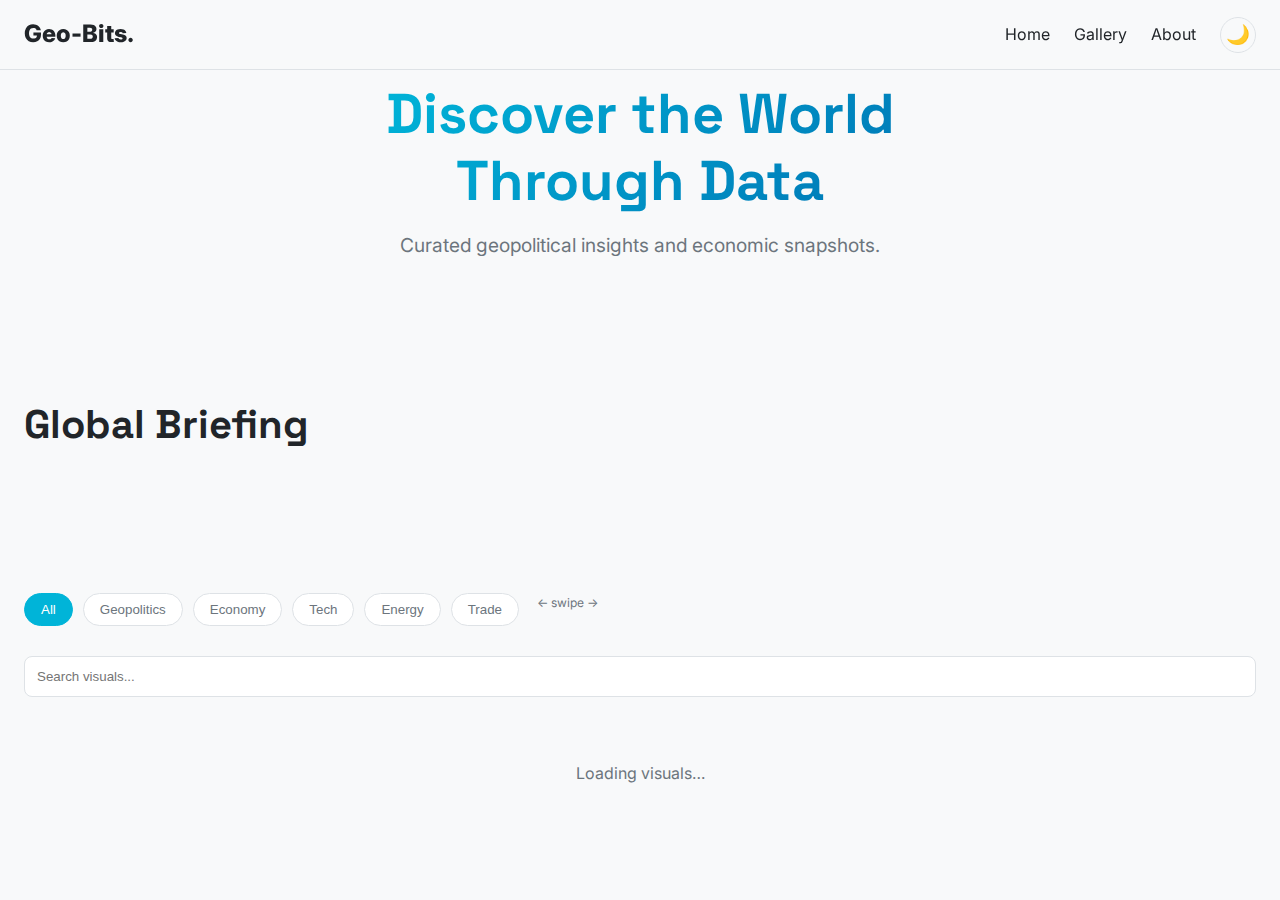
<file: index.html>
<!DOCTYPE html>
<html lang="en">

<head>
    <meta charset="UTF-8">
    <meta name="viewport" content="width=device-width, initial-scale=1.0">
    <title>Geo-Bits</title>
    <script async src="https://www.googletagmanager.com/gtag/js?id=G-XXXXXXXXXX"></script>
    <script>window.dataLayer = window.dataLayer || []; function gtag() { dataLayer.push(arguments); } gtag('js', new Date()); gtag('config', 'G-XXXXXXXXXX');</script>
    <link
        href="https://fonts.googleapis.com/css2?family=Inter:wght@400;500;700&family=Space+Grotesk:wght@700&display=swap"
        rel="stylesheet">
    <link rel="stylesheet" href="style.css">
</head>

<body>

    <nav class="navbar">
        <div class="container nav-container">
            <a href="index.html" class="brand">Geo-Bits.</a>
            <button class="mobile-toggle" aria-label="Menu">☰</button>
            <div class="nav-links">
                <a href="index.html" class="nav-link">Home</a>
                <a href="info-visuals.html" class="nav-link">Gallery</a>
                <a href="about.html" class="nav-link">About</a>
                <button class="theme-btn" aria-label="Toggle Theme">🌙</button>
            </div>
        </div>
    </nav>


    <header class="hero">
        <div style="max-width:800px;">
            <h1 class="text-gradient">Discover the World<br>Through Data</h1>
            <p style="font-size:1.2rem; color:var(--text-muted); margin-top:16px;">Curated geopolitical insights and
                economic snapshots.</p>
        </div>
    </header>

    <main class="container">
        <section class="section">
            <h2>Global Briefing</h2>
            <div id="news-grid" class="grid" style="margin-top:24px;"></div>
        </section>

        <section class="section">
            <div class="filter-bar">
                <button class="filter-btn active" data-filter="All">All</button>
                <button class="filter-btn" data-filter="Geopolitics">Geopolitics</button>
                <button class="filter-btn" data-filter="Economics">Economy</button>
                <button class="filter-btn" data-filter="Tech">Tech</button>
                <button class="filter-btn" data-filter="Energy">Energy</button>
                <button class="filter-btn" data-filter="TRADE">Trade</button>
            </div>
            <input type="text" id="search" placeholder="Search visuals..."
                style="width:100%; padding:12px; margin-bottom:24px; border-radius:8px; border:1px solid var(--border-color); background:var(--bg-surface); color:var(--text-main);">

            <div id="viz-loading" style="text-align:center; padding:40px; color:var(--text-muted);">
                Loading visuals…
            </div>

            <div id="viz-grid" class="grid"></div>

            <!-- NEW: See More Button Container -->
            <div id="see-more-container" style="text-align: center; margin-top: 32px; display: none;">
                <button id="see-more-btn" class="btn btn--outline" style="padding: 10px 20px; cursor: pointer;">See
                    More</button>
            </div>

        </section>
    </main>

    <script type="module" src="js/home.js"></script>
</body>

</html>
</file>
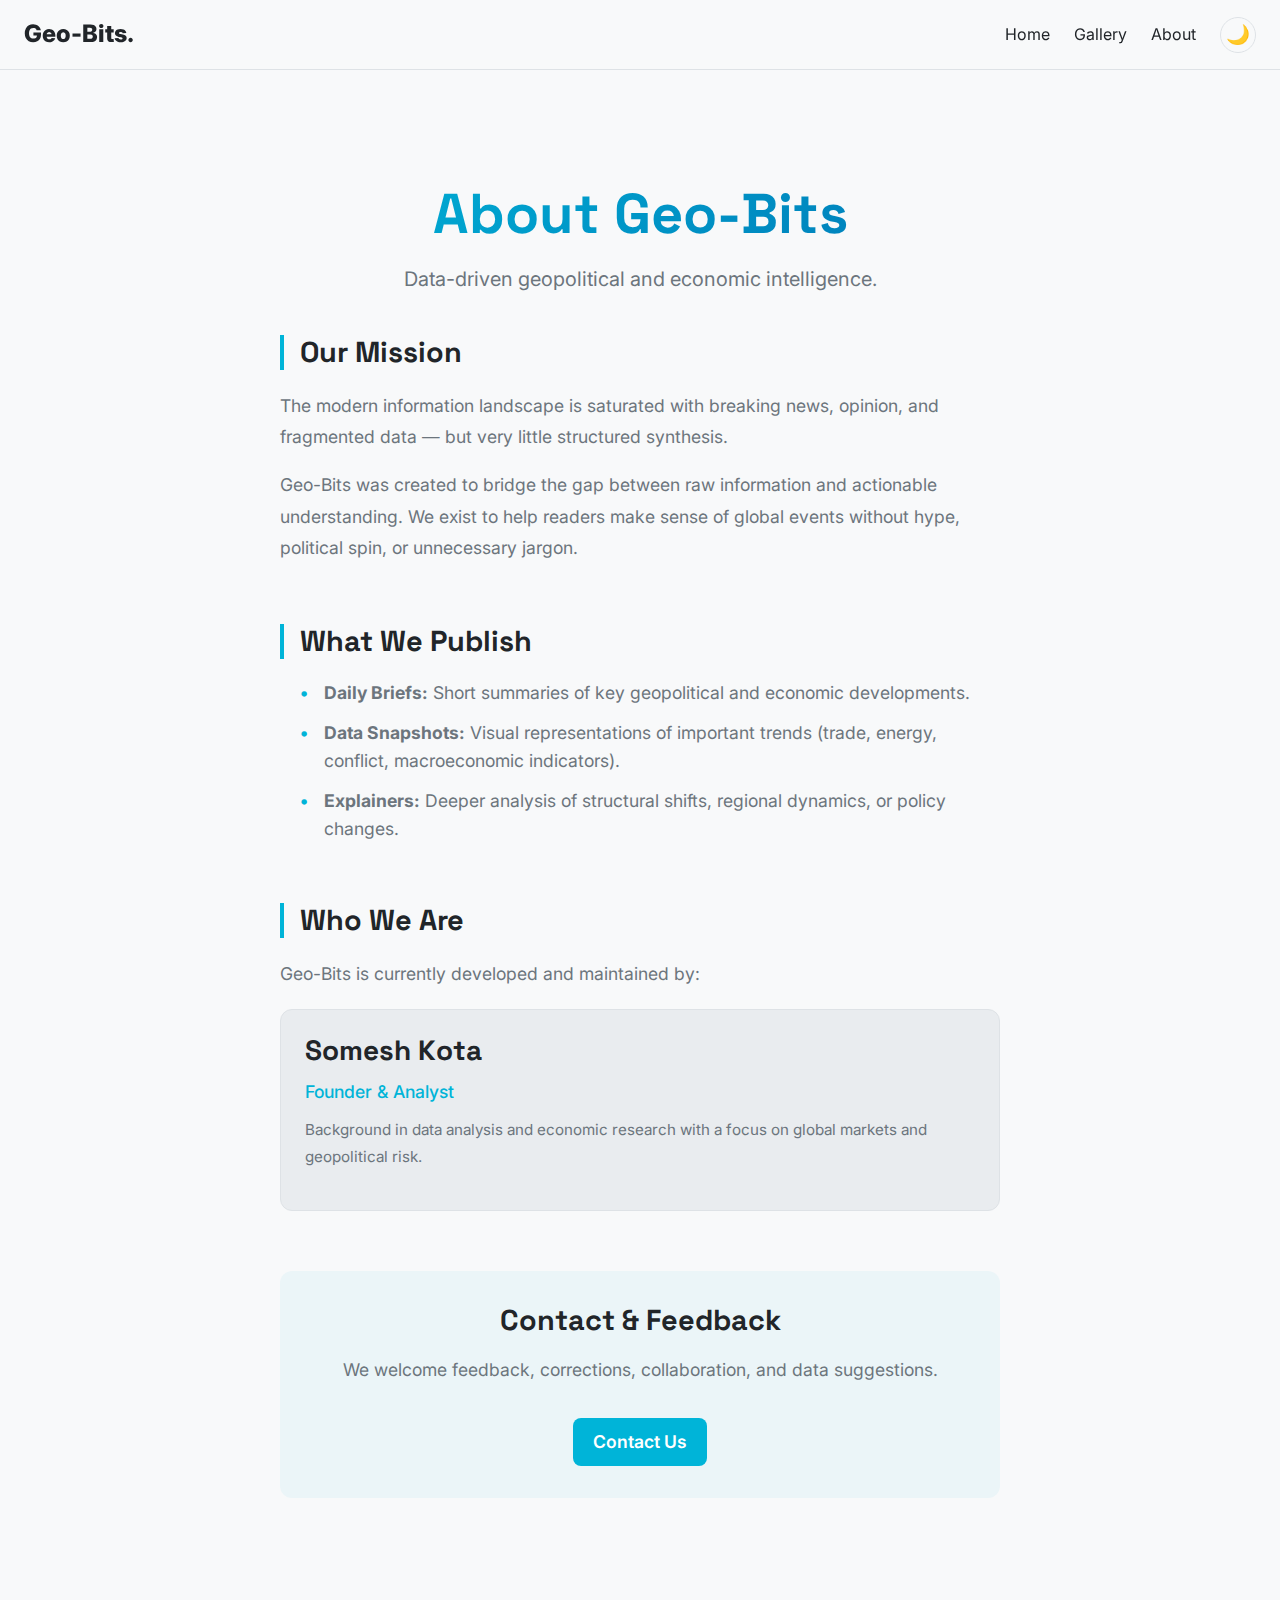
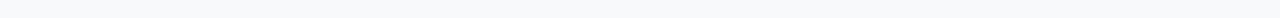
<file: about.html>
<!DOCTYPE html>
<html lang="en">
<head>
    <meta charset="UTF-8">
    <meta name="viewport" content="width=device-width, initial-scale=1.0">
    <title>About | Geo-Bits</title>
    <script async src="https://www.googletagmanager.com/gtag/js?id=G-XXXXXXXXXX"></script>
    <script>window.dataLayer=window.dataLayer||[];function gtag(){dataLayer.push(arguments);}gtag('js',new Date());gtag('config','G-XXXXXXXXXX');</script>
    
    <link href="https://fonts.googleapis.com/css2?family=Inter:wght@400;500;600&family=Space+Grotesk:wght@700&display=swap" rel="stylesheet">
    <link rel="stylesheet" href="style.css">
    <style>
        .about-hero { text-align: center; padding: 80px 20px 40px; max-width: 800px; margin: 0 auto; }
        .about-content { max-width: 720px; margin: 0 auto; font-size: 1.1rem; color: var(--text-main); }
        .about-section { margin-bottom: 60px; }
        .about-section h2 { font-size: 1.8rem; margin-bottom: 20px; color: var(--text-main); border-left: 4px solid var(--color-brand-primary); padding-left: 16px; }
        .about-section p { line-height: 1.8; color: var(--text-muted); margin-bottom: 16px; }
        .about-section ul { list-style: none; padding-left: 20px; }
        .about-section li { margin-bottom: 12px; position: relative; padding-left: 24px; color: var(--text-muted); }
        .about-section li::before { content: "•"; color: var(--color-brand-primary); font-weight: bold; position: absolute; left: 0; }
        
        .team-card { background: var(--bg-surface-2); padding: 24px; border-radius: 12px; border: 1px solid var(--border-color); margin-top: 20px; }
        .contact-box { background: rgba(0,180,216,0.05); padding: 32px; border-radius: 12px; text-align: center; }
    </style>
</head>
<body>
    <nav class="navbar">
        <div class="container nav-container">
            <a href="index.html" class="brand">Geo-Bits.</a>
            <button class="mobile-toggle" aria-label="Menu">☰</button>
            <div class="nav-links">
                <a href="index.html" class="nav-link">Home</a>
                <a href="info-visuals.html" class="nav-link">Gallery</a>
                <a href="about.html" class="nav-link active">About</a>
                <button class="theme-btn" aria-label="Toggle Theme">🌙</button>
            </div>
        </div>
    </nav>

    <main class="container section" style="margin-top:40px;">
        <div class="about-hero">
            <h1 class="text-gradient">About Geo-Bits</h1>
            <p style="font-size:1.25rem; margin-top:16px; color:var(--text-muted);">Data-driven geopolitical and economic intelligence.</p>
        </div>

        <div class="about-content">
            <div class="about-section">
                <h2>Our Mission</h2>
                <p>The modern information landscape is saturated with breaking news, opinion, and fragmented data — but very little structured synthesis.</p>
                <p>Geo-Bits was created to bridge the gap between raw information and actionable understanding. We exist to help readers make sense of global events without hype, political spin, or unnecessary jargon.</p>
            </div>
            
            <div class="about-section">
                <h2>What We Publish</h2>
                <ul>
                    <li><strong>Daily Briefs:</strong> Short summaries of key geopolitical and economic developments.</li>
                    <li><strong>Data Snapshots:</strong> Visual representations of important trends (trade, energy, conflict, macroeconomic indicators).</li>
                    <li><strong>Explainers:</strong> Deeper analysis of structural shifts, regional dynamics, or policy changes.</li>
                </ul>
            </div>

            <div class="about-section">
                <h2>Who We Are</h2>
                <p>Geo-Bits is currently developed and maintained by:</p>
                <div class="team-card">
                    <h3 style="margin-bottom:8px;">Somesh Kota</h3>
                    <p style="margin-bottom:8px; font-weight:500; color:var(--color-brand-primary);">Founder & Analyst</p>
                    <p style="font-size:0.95rem;">Background in data analysis and economic research with a focus on global markets and geopolitical risk.</p>
                </div>
            </div>

            <div class="about-section contact-box">
                <h2 style="border:none; padding:0; margin-bottom:16px;">Contact & Feedback</h2>
                <p>We welcome feedback, corrections, collaboration, and data suggestions.</p>
                <a href="mailto:contact@geobits.com" class="btn btn-primary" style="margin-top:16px;">Contact Us</a>
            </div>
        </div>
    </main>

    <!-- Theme Fix: Inline Init -->
    <script type="module">
        import { Theme } from './js/utils.js';
        document.addEventListener('DOMContentLoaded', () => {
            Theme.init();
        });
    </script>
</body>
</html>
</file>
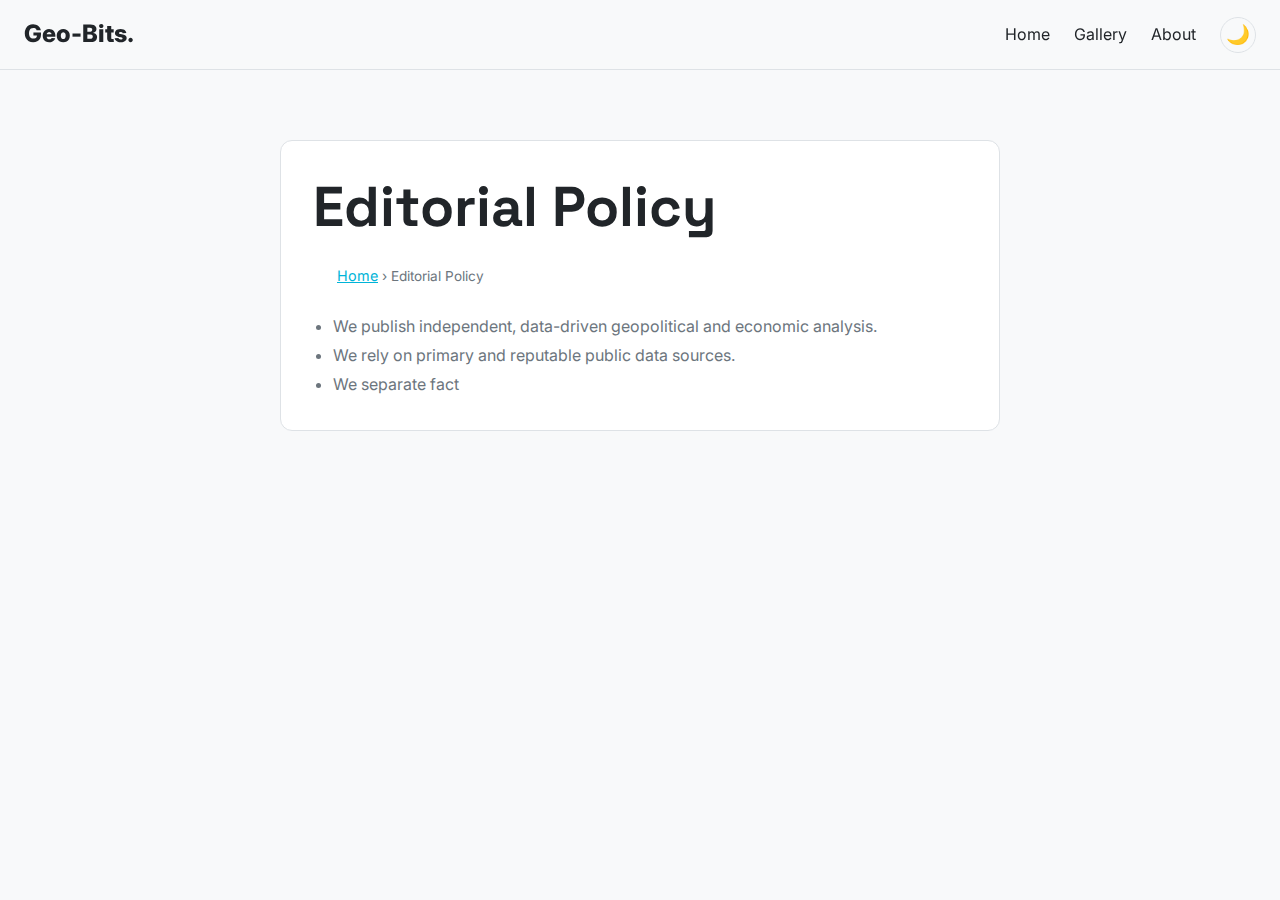
<file: editorial.html>
<!DOCTYPE html>
<html lang="en">

<head>
    <meta charset="UTF-8">
    <meta name="viewport" content="width=device-width, initial-scale=1.0">
    <link
        href="https://fonts.googleapis.com/css2?family=Inter:wght@400;500;700&family=Space+Grotesk:wght@700&display=swap"
        rel="stylesheet">

    <title>Editorial Policy | Geo-Bits</title>
    <meta name="description" content="Editorial standards and publishing principles of Geo-Bits.">
    <link rel="stylesheet" href="style.css">
</head>

<body>

    <nav class="navbar">
        <div class="container nav-container">
            <a href="index.html" class="brand">Geo-Bits.</a>
            <button class="mobile-toggle">☰</button>
            <div class="nav-links">
                <a href="index.html" class="nav-link">Home</a>
                <a href="info-visuals.html" class="nav-link">Gallery</a>
                <a href="about.html" class="nav-link">About</a>
                <button class="theme-btn">🌙</button>
            </div>
        </div>
    </nav>


    <main class="container section" style="margin-top:80px; display:flex; justify-content:center;">
        <div class="card" style="max-width:720px; width:100%; padding:32px;">
            <h1>Editorial Policy</h1>
            <div class="container" style="margin-top:24px;">
                <p style="font-size:0.85rem; color:var(--text-muted); margin-bottom:12px;">
                    <a href="index.html" class="meta-link">Home</a> › Editorial Policy
                </p>
            </div>



            <ul style="margin-top:24px; padding-left:20px; color:var(--text-muted); line-height:1.8;">
                <li>We publish independent, data-driven geopolitical and economic analysis.</li>
                <li>We rely on primary and reputable public data sources.</li>
                <li>We separate fact

                    <script type="module">
                        import { Theme } from './js/utils.js';
                        Theme.init();
                    </script>


</html>
</file>
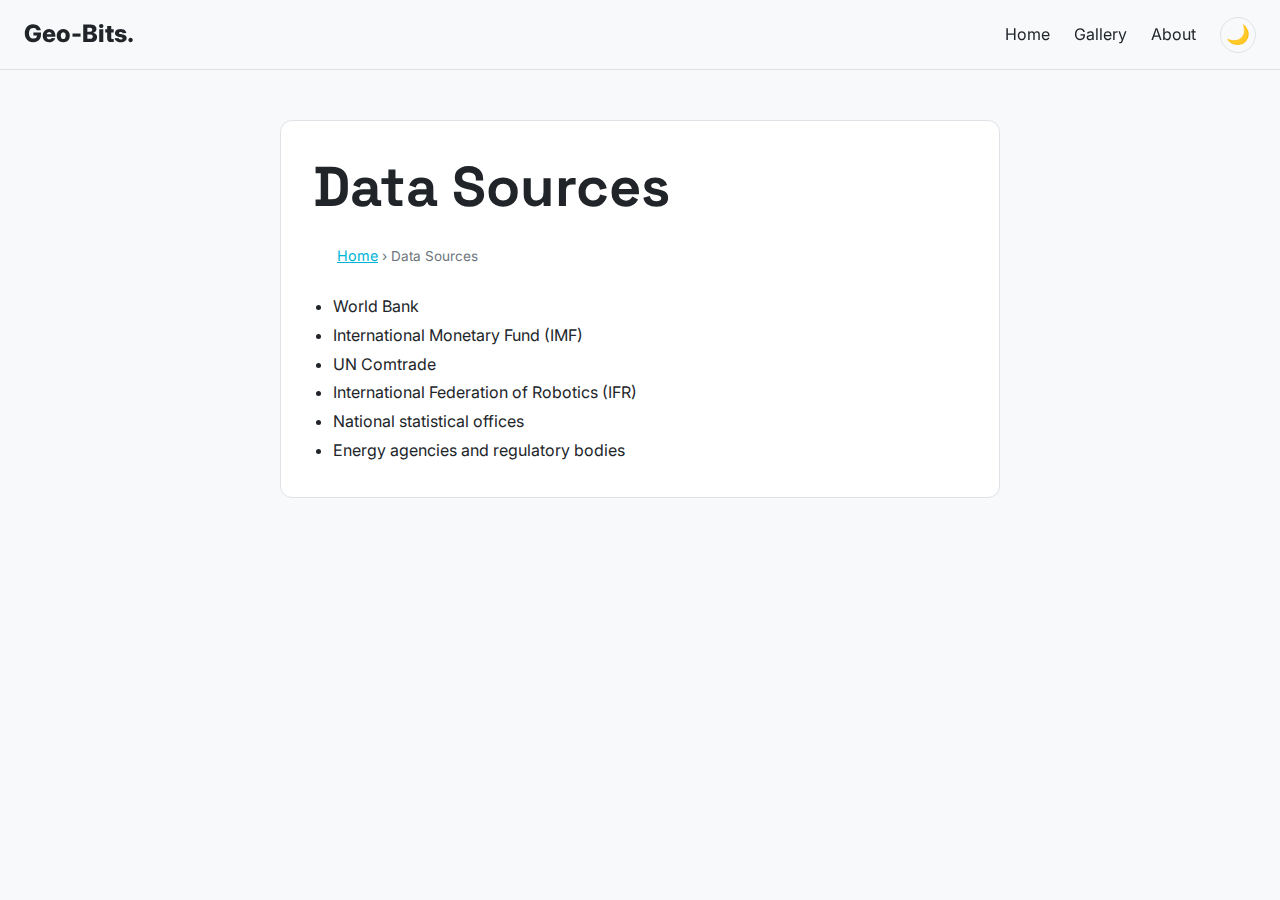
<file: sources.html>
<!DOCTYPE html>
<html lang="en">

<head>
    <meta charset="UTF-8">
    <link
        href="https://fonts.googleapis.com/css2?family=Inter:wght@400;500;700&family=Space+Grotesk:wght@700&display=swap"
        rel="stylesheet">

    <title>Data Sources | Geo-Bits</title>
    <meta name="description" content="Primary data sources used by Geo-Bits.">
    <link rel="stylesheet" href="style.css">
</head>

<body>

    <nav class="navbar">
        <div class="container nav-container">
            <a href="index.html" class="brand">Geo-Bits.</a>
            <button class="mobile-toggle">☰</button>
            <div class="nav-links">
                <a href="index.html" class="nav-link">Home</a>
                <a href="info-visuals.html" class="nav-link">Gallery</a>
                <a href="about.html" class="nav-link">About</a>
                <button class="theme-btn">🌙</button>
            </div>
        </div>
    </nav>



    <main class="container section" style="margin-top:60px; display:flex; justify-content:center;">
        <div class="card" style="max-width:720px; width:100%; padding:32px;">
            <h1>Data Sources</h1>

            <div class="container" style="margin-top:24px;">
                <p style="font-size:0.85rem; color:var(--text-muted); margin-bottom:12px;">
                    <a href="index.html" class="meta-link">Home</a> › Data Sources
                </p>
            </div>


            <ul style="margin-top:24px; padding-left:20px; line-height:1.8;">
                <li>World Bank</li>
                <li>International Monetary Fund (IMF)</li>
                <li>UN Comtrade</li>
                <li>International Federation of Robotics (IFR)</li>
                <li>National statistical offices</li>
                <li>Energy agencies and regulatory bodies</li>
            </ul>
        </div>
    </main>


    <script type="module">
        import { Theme } from './js/utils.js';
        Theme.init();
    </script>

</body>

</html>
</file>
<file: style.css>
/* --- Geo-Bits Design System v6 (Stable) --- */
:root {
    --color-brand-primary: #00b4d8;
    --color-brand-dark: #0077b6;
    --color-brand-accent: #ff6b6b;
    --bg-body: #f8f9fa;
    --bg-surface: #ffffff;
    --bg-surface-2: #e9ecef;
    --text-main: #212529;
    --text-muted: #6c757d;
    --border-color: #dee2e6;
    --shadow-sm: 0 2px 8px rgba(0, 0, 0, 0.05);
    --shadow-md: 0 8px 24px rgba(0, 0, 0, 0.08);

    --header-height: 70px;
    --container-width: 1280px;
    --radius-md: 12px;

    --font-sans: 'Inter', system-ui, sans-serif;
    --font-display: 'Space Grotesk', sans-serif;
}

[data-theme="dark"] {
    --bg-body: #0f1115;
    --bg-surface: #181b21;
    --bg-surface-2: #232730;
    --text-main: #e9ecef;
    --text-muted: #adb5bd;
    --border-color: #2d323b;
    --shadow-sm: 0 2px 8px rgba(0, 0, 0, 0.4);
    --shadow-md: 0 8px 24px rgba(0, 0, 0, 0.5);
}

* {
    box-sizing: border-box;
    margin: 0;
    padding: 0;
}

html {
    scroll-behavior: smooth;
    font-size: 16px;
}

body {
    background: var(--bg-body);
    color: var(--text-main);
    font-family: var(--font-sans);
    line-height: 1.6;
    transition: background 0.3s ease, color 0.3s ease;
}

h1,
h2,
h3 {
    font-family: var(--font-display);
    font-weight: 700;
    line-height: 1.2;
}



h1 {
    font-size: clamp(2rem, 5vw, 3.5rem);
}

h2 {
    font-size: clamp(1.5rem, 4vw, 2.5rem);
}

h3 {
    font-size: clamp(1.2rem, 3vw, 1.75rem);
}

a {
    text-decoration: none;
    color: inherit;
    transition: 0.2s;
}

img {
    max-width: 100%;
    display: block;
}

.container {
    max-width: var(--container-width);
    margin: 0 auto;
    padding: 0 20px;
}

.section {
    padding: 60px 0;
}

.hidden {
    display: none !important;
}

/* Navbar */
.navbar {
    position: fixed;
    top: 0;
    left: 0;
    right: 0;
    height: var(--header-height);
    background: rgba(var(--bg-surface), 0.95);
    backdrop-filter: blur(10px);
    border-bottom: 1px solid var(--border-color);
    z-index: 1000;
}

.nav-container {
    display: flex;
    justify-content: space-between;
    align-items: center;
    height: 100%;
}

.brand {
    font-size: 1.5rem;
    font-weight: 800;
}

.nav-links {
    display: flex;
    gap: 24px;
    align-items: center;
}

.mobile-toggle {
    display: none;
    background: none;
    border: none;
    font-size: 1.5rem;
    color: var(--text-main);
    cursor: pointer;
}

@media (max-width: 768px) {
    .nav-links {
        display: none;
        position: absolute;
        top: var(--header-height);
        left: 0;
        right: 0;
        background: var(--bg-surface);
        flex-direction: column;
        padding: 24px;
        border-bottom: 1px solid var(--border-color);
        box-shadow: var(--shadow-md);
    }

    .nav-links.active {
        display: flex;
        animation: slideDown 0.3s ease;
    }

    .mobile-toggle {
        display: block;
    }

    .desktop-only {
        display: none;
    }
}

@keyframes slideDown {
    from {
        transform: translateY(-10px);
        opacity: 0;
    }

    to {
        transform: translateY(0);
        opacity: 1;
    }
}

.theme-btn {
    background: none;
    border: 1px solid var(--border-color);
    border-radius: 50%;
    width: 36px;
    height: 36px;
    cursor: pointer;
    display: flex;
    align-items: center;
    justify-content: center;
    font-size: 1.2rem;
    color: var(--text-main);
}

/* Components */
.grid {
    display: grid;
    gap: 24px;
    grid-template-columns: repeat(auto-fit, minmax(300px, 1fr));
}

.card {
    background: var(--bg-surface);
    border: 1px solid var(--border-color);
    border-radius: var(--radius-md);
    overflow: hidden;
    transition: 0.3s ease;
    cursor: pointer;
}

.card:hover {
    transform: translateY(-5px);
    box-shadow: var(--shadow-md);
    border-color: var(--color-brand-primary);
}

.card-img-wrap {
    padding-top: 60%;
    position: relative;
    background: var(--bg-surface-2);
}

.card-img {
    position: absolute;
    top: 0;
    left: 0;
    width: 100%;
    height: 100%;
    object-fit: cover;
    object-position: top center;
    /* <--- KEY FIX: Align image to the top */
}

.card-body {
    padding: 20px;
}

.badge {
    display: inline-block;
    background: rgba(0, 180, 216, 0.1);
    color: var(--color-brand-primary);
    padding: 4px 10px;
    border-radius: 20px;
    font-size: 0.8rem;
    font-weight: 600;
    text-transform: uppercase;
    margin-bottom: 8px;
}

/* Gallery */
.gallery-layout {
    display: grid;
    grid-template-columns: 3fr 1fr;
    gap: 40px;
    min-height: 70vh;
    align-items: start;
}

.spotlight-viewport {
    width: 100%;
    background: var(--bg-surface-2);
    border-radius: var(--radius-md);
    overflow: hidden;
    box-shadow: var(--shadow-sm);
    display: flex;
    align-items: center;
    justify-content: center;
    height: 500px;
}

.spotlight-img {
    max-width: 100%;
    max-height: 100%;
    object-fit: contain;
}

@media (max-width: 900px) {
    .gallery-layout {
        grid-template-columns: 1fr;
    }

    .spotlight-viewport {
        height: 350px;
    }
}

/* Article & Author */
.article-container {
    max-width: 900px;
    margin: 0 auto;
}

.article-header {
    text-align: center;
    margin-bottom: 24px;
}

.article-header h1#art-title {
    font-size: clamp(1.8rem, 4vw, 2.5rem);
    /* Reduced max size from 3.5rem */
    margin-top: 12px;
    /* Reduced from 16px */
    line-height: 1.2;
}

.article-meta {
    margin-top: 8px;
    /* Reduced space above date/author */
    font-size: 0.9rem;
}

.reading-box {
    background: var(--bg-surface-2);
    padding: 32px 40px;
    border-radius: 16px;
    margin-bottom: 40px;
    border-left: 5px solid var(--color-brand-primary);
    font-size: 1.15rem;
    color: var(--text-main);
}

@media (max-width: 768px) {
    .reading-box {
        padding: 24px;
    }
}

.article-figure {
    /* ... existing styles ... */
    max-height: 60vh;
    /* Limit height to 60% of viewport */
    display: flex;
    flex-direction: column;
    align-items: center;
    justify-content: center;
    background: var(--bg-surface-2);
}

.article-figure img#art-img {
    max-height: 50vh;
    /* Ensure image itself doesn't overflow */
    width: auto;
    /* Allow width to adjust naturally */
    max-width: 100%;
    /* But don't exceed container width */
    object-fit: contain;
    /* Show full image without cropping */
}

.author-box {
    display: flex;
    align-items: center;
    gap: 16px;
    padding: 16px 0;
    border-top: 1px solid var(--border-color);
    border-bottom: 1px solid var(--border-color);
    margin: 24px 0 32px 0;
}

.author-avatar {
    width: 48px;
    height: 48px;
    background: var(--bg-surface-2);
    border-radius: 50%;
    display: flex;
    align-items: center;
    justify-content: center;
    font-size: 1.2rem;
    font-weight: bold;
    color: var(--color-brand-primary);
}

.author-info h4 {
    margin: 0;
    font-size: 1rem;
    color: var(--text-main);
}

.author-info p {
    margin: 4px 0 0;
    font-size: 0.85rem;
    color: var(--text-muted);
}

.author-link {
    margin-left: auto;
    color: var(--text-muted);
    transition: 0.2s;
}

.author-link:hover {
    color: var(--color-brand-primary);
}

.action-btn-group {
    display: flex;
    justify-content: center;
    gap: 12px;
    margin-top: 16px;
}

.like-btn,
.share-btn {
    display: inline-flex;
    align-items: center;
    gap: 8px;
    background: var(--bg-surface);
    border: 2px solid var(--border-color);
    padding: 8px 16px;
    border-radius: 30px;
    cursor: pointer;
    font-weight: 600;
    color: var(--text-muted);
    transition: 0.2s;
}

.like-btn.liked {
    border-color: var(--color-brand-accent);
    color: var(--color-brand-accent);
}

.like-btn:hover,
.share-btn:hover {
    background: var(--bg-surface-2);
}

.text-gradient {
    background: linear-gradient(135deg, var(--color-brand-primary), var(--color-brand-dark));
    -webkit-background-clip: text;
    -webkit-text-fill-color: transparent;
}

.hero {
    display: flex;
    align-items: center;
    justify-content: center;
    text-align: center;
    padding: 80px 20px;
}

.btn {
    padding: 10px 20px;
    border-radius: 8px;
    font-weight: 600;
    border: none;
    cursor: pointer;
    display: inline-block;
}

.btn-primary {
    background: var(--color-brand-primary);
    color: white;
}

.btn-outline {
    background: transparent;
    border: 1px solid var(--text-main);
    color: var(--text-main);
}

.filter-bar {
    display: flex;
    gap: 10px;
    overflow-x: auto;
    padding-bottom: 10px;
    margin-bottom: 20px;
    scrollbar-width: thin;
}

.filter-bar::after {
    content: '← swipe →';
    font-size: 0.75rem;
    color: var(--text-muted);
    padding-left: 8px;
}

.filter-btn {
    padding: 8px 16px;
    border-radius: 20px;
    border: 1px solid var(--border-color);
    background: var(--bg-surface);
    color: var(--text-muted);
    cursor: pointer;
    white-space: nowrap;
}

.filter-btn.active {
    background: var(--color-brand-primary);
    color: white;
    border-color: var(--color-brand-primary);
}

#art-desc p {
    margin-bottom: 1rem;
    line-height: 1.6;
}

.article-header .badge {
    margin-top: 0px !important;
    margin-bottom: 1px;
    padding: 6px 14px;
    font-size: 0.9rem;
    line-height: 1;
    display: inline-block;
}

.card:focus-visible {
    outline: 3px solid var(--color-brand-primary);
    outline-offset: 3px;

}

.breadcrumb-link {
    font-size: 0.85rem;
    color: var(--text-muted);
    display: inline-block;
    margin-bottom: 16px;
}

.breadcrumb-link:hover {
    color: var(--color-brand-primary);
    text-decoration: underline;
}

.breadcrumb {
    font-size: 0.85rem;
    color: var(--text-muted);
    margin-bottom: 12px;
}


/* Sources styling */
#art-sources {
    color: var(--color-brand-primary);
}

#art-sources a {
    color: var(--color-brand-primary);
    text-decoration: underline;
}

#art-sources a:hover {
    color: var(--color-brand-dark);
}

.meta-link {
    color: var(--color-brand-primary);
    text-decoration: underline;
    font-size: 0.9rem;
}

.meta-link:hover {
    color: var(--color-brand-dark);
}

body {
    font-family: 'Inter', sans-serif;
}

h1,
h2,
h3 {
    font-family: 'Space Grotesk', sans-serif;

}

.container {
    padding-left: 16px;
    padding-right: 16px;
}

@media (min-width: 768px) {
    .container {
        padding-left: 24px;
        padding-right: 24px;
    }
}

.article-container {
    max-width: 900px;
    margin: 0 auto;
}

@media (max-width: 768px) {
    .article-container {
        max-width: 100%;
    }

    .reading-box {
        padding: 20px 16px;
    }
}
</file>
